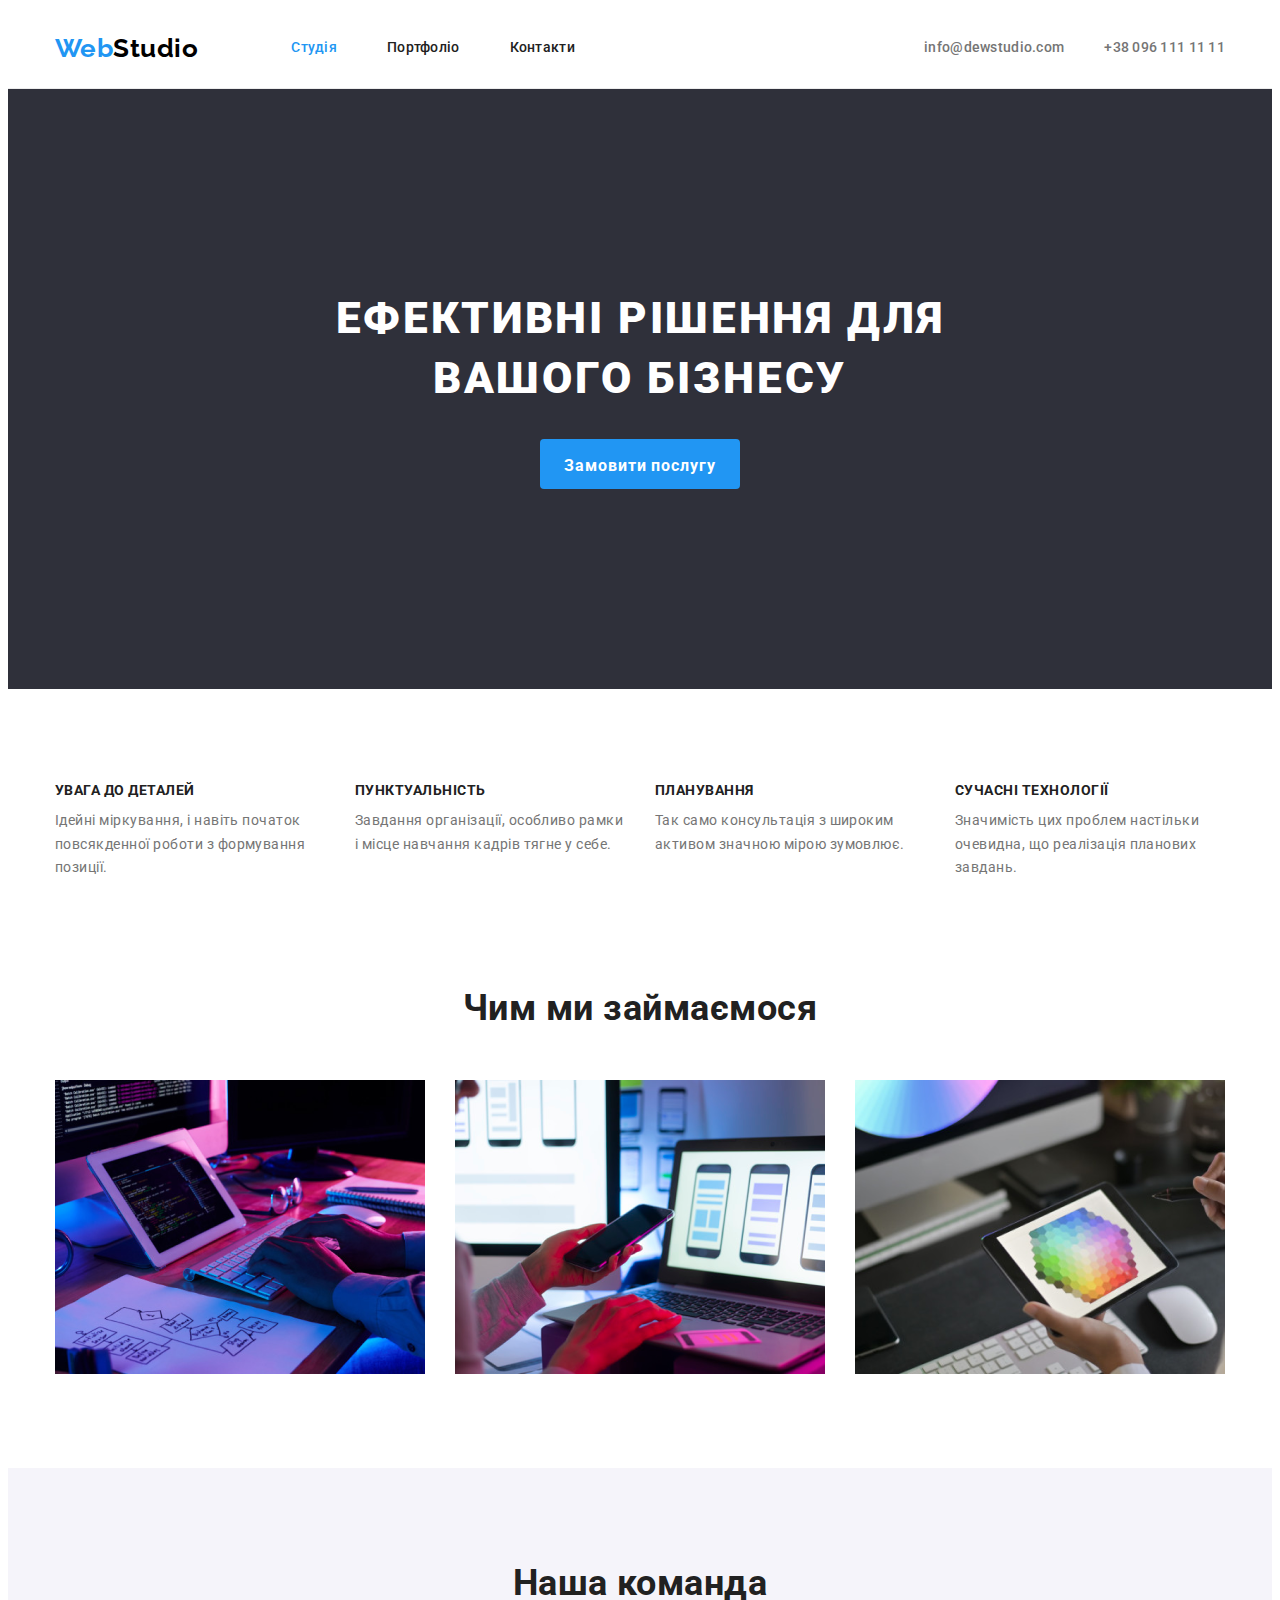
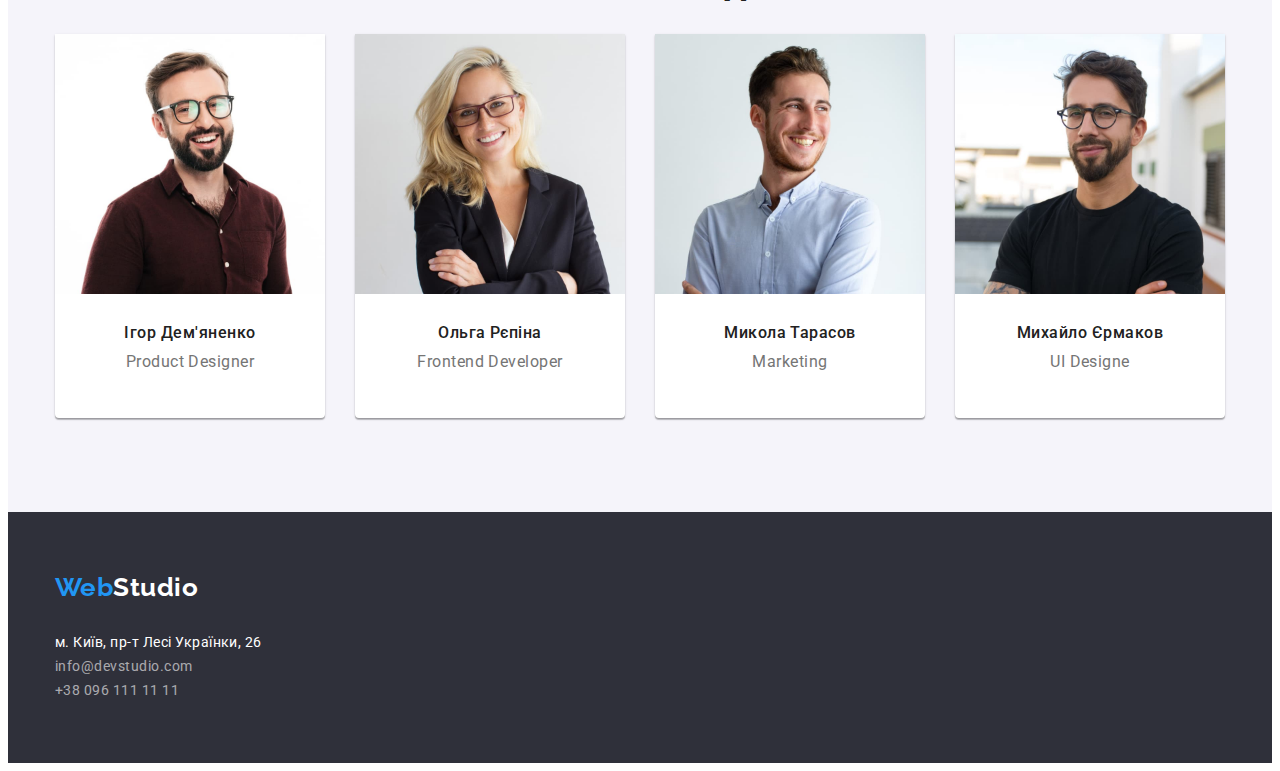
<file: index.html>
<!DOCTYPE html>
<html lang="uk">
  <head>
    <meta charset="UTF-8" />
    <meta http-equiv="X-UA-Compatible" content="IE=edge" />
    <meta name="viewport" content="width=device-width, initial-scale=1.0" />
    <title>WebStudio2.1</title>
    <link rel="preconnect" href="https://fonts.googleapis.com" />
    <link rel="preconnect" href="https://fonts.gstatic.com" crossorigin />
    <link
      href="https://fonts.googleapis.com/css2?family=Raleway:wght@700&family=Roboto:wght@400;500;700;900&display=swap"
      rel="stylesheet"
    />
    <link
      rel="stylesheet"
      href="https://cdnjs.cloudflare.com/ajax/libs/modern-normalize/1.1.0/modern-normalize.min.css"
      integrity="sha512-wpPYUAdjBVSE4KJnH1VR1HeZfpl1ub8YT/NKx4PuQ5NmX2tKuGu6U/JRp5y+Y8XG2tV+wKQpNHVUX03MfMFn9Q=="
      crossorigin="anonymous"
      referrerpolicy="no-referrer"
    />
    <link rel="stylesheet" href="./css/styles.css" />
  </head>
  <body>
    <header class="section page-header">
      <div class="container">
        <nav class="nav-flex">
          <a href="./index.html" class="logo">Web<span class="logo-nav">Studio</span></a>
          <ul class="nav list">
            <li class="item"><a href="./index.html" class="nav-link curent">Студія</a></li>
            <li class="item"><a href="./portfolio.html" class="nav-link">Портфоліо</a></li>
            <li class="item"><a href="#" class="nav-link">Контакти</a></li>
          </ul>
        </nav>
        <ul class="nav list contact">
          <li class="contact-item">
            <a href="mailto:info@dewstudio.com" class="nav-button">info@dewstudio.com</a>
          </li>
          <li class="contact-item">
            <a href="tel:+380961111111" class="nav-button">+38 096 111 11 11</a>
          </li>
        </ul>
      </div>
    </header>
    <main>
      <section class="hero section">
        <div class="container">
          <h1 class="hero-title">Ефективні рішення для <br/> вашого бізнесу</h1>
          <button type="button" class="hero-button">Замовити послугу</button>
        </div>
      </section>
      <section class="benefits section">
        <div class="container benefits">
          <h2 class="visually-hidden">Наші переваги</h2>
          <ul class="benefits list">
            <li class="item">
              <h3 class="benefits-list-title">Увага до деталей</h3>
              <p class="benefits-discription">
                Ідейні міркування, і навіть початок повсякденної роботи з формування позиції.
              </p>
            </li>
            <li class="item">
              <h3 class="benefits-list-title">Пунктуальність</h3>
              <p class="benefits-discription">
                Завдання організації, особливо рамки і місце навчання кадрів тягне у себе.
              </p>
            </li>
            <li class="item">
              <h3 class="benefits-list-title">Планування</h3>
              <p class="benefits-discription">
                Так само консультація з широким активом значною мірою зумовлює.
              </p>
            </li>
            <li class="item">
              <h3 class="benefits-list-title">Сучасні технології</h3>
              <p class="benefits-discription">
                Значимість цих проблем настільки очевидна, що реалізація планових завдань.
              </p>
            </li>
          </ul>
        </div>
      </section>
      <section class="discription section">
        <div class="container">
          <h2 class="discription-title">Чим ми займаємося</h2>
          <ul class="discription list">
            <li>
              <img src="./images/boxone.png" alt="людина верстає код" width="370" />
            </li>
            <li>
              <img
                src="./images/box2.png"
                alt="людина створює додатки для смартфонів"
                width="370"
              />
            </li>
            <li>
              <img
                src="./images/box3.png"
                alt="людина обирає колір з політри на смартфоні"
                width="370"
              />
            </li>
          </ul>
        </div>
      </section>
      <section class="team section">
        <div class="container">
          <h2 class="team-title">Наша команда</h2>
          <ul class="team list">
            <li>
              <div class="cards">
                <img src="./images/igor.jpg" alt="чоловік в окулярах" width="270" />
                <div class="cards-text">
                  <h3 class="team-name">Ігор Дем'яненко</h3>
                  <p class="team-position">Product Designer</p>
                </div>
              </div>
            </li>
            <li>
              <div class="cards">
                <img src="./images/olga.jpg" alt="білява дівчинка в окулярах" width="270" />
                <div class="cards-text">
                  <h3 class="team-name">Ольга Рєпіна</h3>
                  <p class="team-position">Frontend Developer</p>
                </div>
              </div>
            </li>
            <li>
              <div class="cards">
                <img src="./images/mikola.jpg" alt="чоловік в сорочці посміхається" width="270" />
                <div class="cards-text">
                  <h3 class="team-name">Микола Тарасов</h3>
                  <p class="team-position">Marketing</p>
                </div>
              </div>
            </li>
            <li>
              <div class="cards">
                <img
                  src="./images/mihaylo.jpg"
                  alt="чоловік в окулярах та чорній футболці"
                  width="270"
                />
                <div class="cards-text">
                  <h3 class="team-name">Михайло Єрмаков</h3>
                  <p class="team-position">UI Designe</p>
                </div>
              </div>
            </li>
          </ul>
        </div>
      </section>
    </main>
    <footer class="contacts section">
      <div class="container">
        <p class="logo">Web<span class="logo-footer">Studio</span></p>
        <address>
          <ul class="contact list">
            <li>
              <a
                href="https://goo.gl/maps/CPtrU1FHBa2aNyZL9"
                target="_blank"
                rel="noopener noreferrer nofollow"
                class="contact-adress"
                >м. Київ, пр-т Лесі Українки, 26</a
              >
            </li>
            <li><a href="mailto:info@devstudio.com" class="contact-mail">info@devstudio.com</a></li>
            <li><a href="tel:+380961111111" class="contact-tel">+38 096 111 11 11</a></li>
          </ul>
        </address>
      </div>
    </footer>
  </body>
</html>
</file>
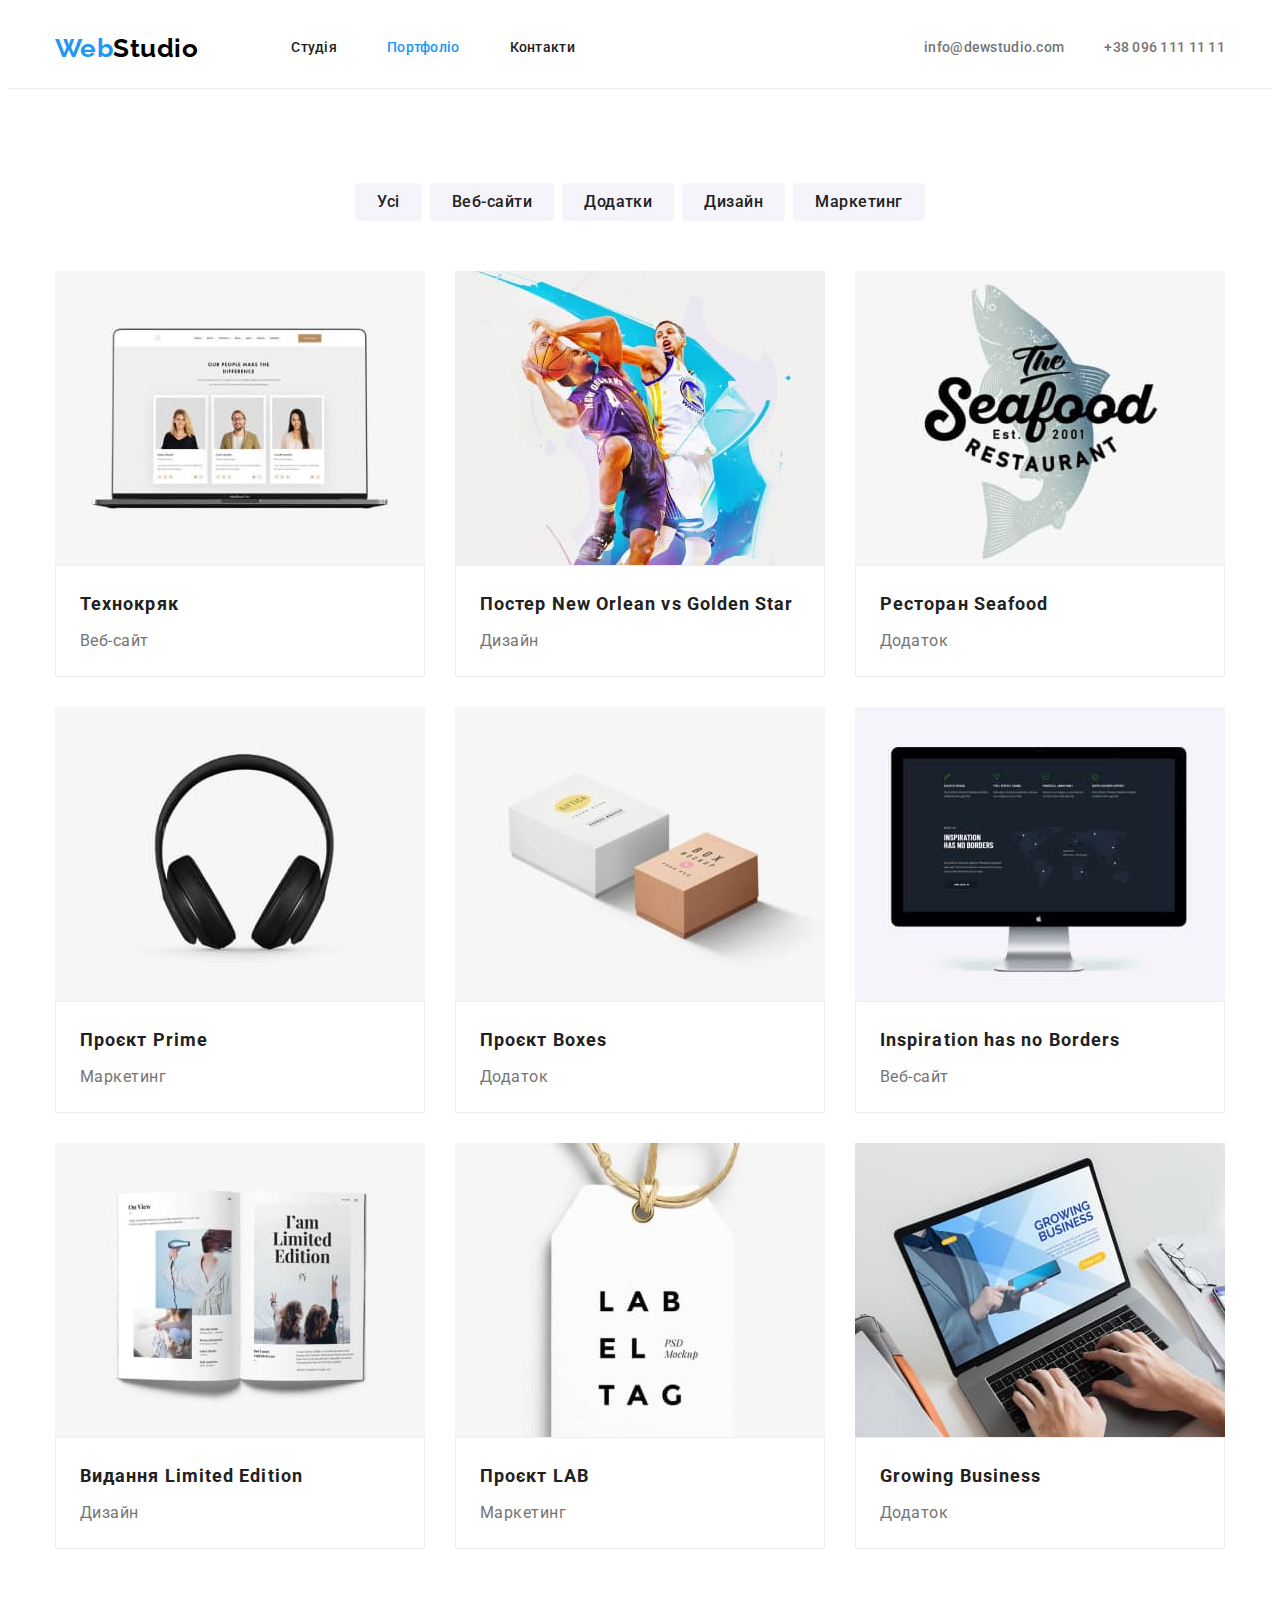
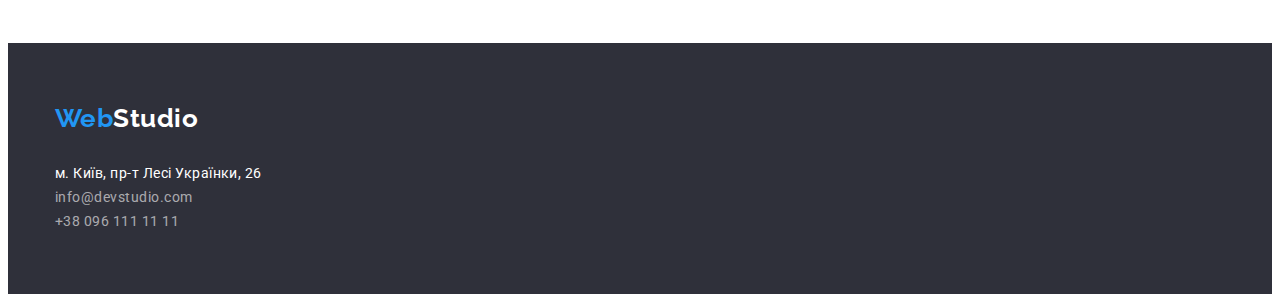
<file: portfolio.html>
<!DOCTYPE html>
<html lang="uk">
  <head>
    <meta charset="UTF-8" />
    <meta http-equiv="X-UA-Compatible" content="IE=edge" />
    <meta name="viewport" content="width=device-width, initial-scale=1.0" />
    <title>WebStudio2.1</title>
    <link rel="preconnect" href="https://fonts.googleapis.com" />
    <link rel="preconnect" href="https://fonts.gstatic.com" crossorigin />
    <link
      href="https://fonts.googleapis.com/css2?family=Raleway:wght@700&family=Roboto:wght@400;500;700;900&display=swap"
      rel="stylesheet"
    />
    <link
      rel="stylesheet"
      href="https://cdnjs.cloudflare.com/ajax/libs/modern-normalize/1.1.0/modern-normalize.min.css"
      integrity="sha512-wpPYUAdjBVSE4KJnH1VR1HeZfpl1ub8YT/NKx4PuQ5NmX2tKuGu6U/JRp5y+Y8XG2tV+wKQpNHVUX03MfMFn9Q=="
      crossorigin="anonymous"
      referrerpolicy="no-referrer"
    />
    <link rel="stylesheet" href="./css/styles.css" />
  </head>
  <body>
    <header class="section page-header">
      <div class="container">
        <nav class="nav-flex">
          <a href="./index.html" class="logo">Web<span class="logo-nav">Studio</span></a>
          <ul class="nav list">
            <li class="item"><a href="./index.html" class="nav-link">Студія</a></li>
            <li class="item"><a href="./portfolio.html" class="nav-link curent">Портфоліо</a></li>
            <li class="item"><a href="#" class="nav-link">Контакти</a></li>
          </ul>
        </nav>
        <ul class="nav list contact">
          <li class="contact-item">
            <a href="mailto:info@dewstudio.com" class="nav-button">info@dewstudio.com</a>
          </li>
          <li class="contact-item">
            <a href="tel:+380961111111" class="nav-button">+38 096 111 11 11</a>
          </li>
        </ul>
      </div>
    </header>
    <main>
      <section class="container portfolio">
        <h1 class="visually-hidden">Портфоліо</h1>
        <ul class="filters list">
          <li class="item"><button type="button" class="filter-button">Усі</button></li>
          <li class="item"><button type="button" class="filter-button">Веб-сайти</button></li>
          <li class="item"><button type="button" class="filter-button">Додатки</button></li>
          <li class="item"><button type="button" class="filter-button">Дизайн</button></li>
          <li class="item"><button type="button" class="filter-button">Маркетинг</button></li>
        </ul>
        <ul class="project list project-flex">
          <li class="item">
          
            <img src="./images/tehnocrack.jpg" alt="команди розробників на ноутбуці" width="370" />
            <div class="project-cards">    <h2 class="projects-title">Технокряк</h2>
            <p class="project-text">Веб-сайт</p></div>
        
          </li>
          <li class="item">
            <img src="./images/basketball.jpg" alt="два баскетболисти у прижку" width="370" />
              <div class="project-cards">   <h2 class="projects-title">Постер New Orlean vs Golden Star</h2>
            <p class="project-text">Дизайн</p></div>
         
          </li>
          <li class="item">
            <img src="./images/seafood.jpg" alt="назва ресторану на фоні риби" width="370" />
              <div class="project-cards">     <h2 class="projects-title">Ресторан Seafood</h2>
            <p class="project-text">Додаток</p></div>
       
          </li>
          <li class="item">
            <img src="./images/prime.jpg" alt="чорні навушники на білому фоні" width="370" />
              <div class="project-cards">     <h2 class="projects-title">Проєкт Prime</h2>
            <p class="project-text">Маркетинг</p></div>
       
          </li>
          <li class="item">
            <img src="./images/boxes.jpg" alt="дві коробки на білому фоні" width="370" />
             <div class="project-cards">  <h2 class="projects-title">Проєкт Boxes</h2>
            <p class="project-text">Додаток</p></div>
          
          </li>
          <li class="item">
            <img src="./images/monitor.jpg" alt="монітор із зображенням мапи світу" width="370" />
             <div class="project-cards">  <h2 class="projects-title">Inspiration has no Borders</h2>
            <p class="project-text">Веб-сайт</p></div>
          
          </li>
          <li class="item">
            <img src="./images/limitededition.jpg" alt="розгорнутий журнал" width="370" />
              <div class="project-cards"> <h2 class="projects-title">Видання Limited Edition</h2>
            <p class="project-text">Дизайн</p></div>
           
          </li>
          <li class="item">
            <img src="./images/lab.jpg" alt="біла бірка на білому фоні" width="370" />
             <div class="project-cards"> <h2 class="projects-title">Проєкт LAB</h2>
            <p class="project-text">Маркетинг</p></div>
           
          </li>
          <li class="item">
            <img src="./images/growingbusiness.jpg" alt="людина працює на ноутбуці" width="370" />
              <div class="project-cards"><h2 class="projects-title">Growing Business</h2>
            <p class="project-text">Додаток</p></div>
            
          </li>
        </ul>
      </section>
    </main>
    <footer class="contacts section">
     <div class="container">
        <p class="logo">Web<span class="logo-footer">Studio</span></p>
        <address>
          <ul class="contact list">
            <li>
              <a
                href="https://goo.gl/maps/CPtrU1FHBa2aNyZL9"
                target="_blank"
                rel="noopener noreferrer nofollow"
                class="contact-adress"
                >м. Київ, пр-т Лесі Українки, 26</a
              >
            </li>
            <li><a href="mailto:info@devstudio.com" class="contact-mail">info@devstudio.com</a></li>
            <li><a href="tel:+380961111111" class="contact-tel">+38 096 111 11 11</a></li>
          </ul>
        </address>
      </div>
    </footer>
  </body>
</html>
</file>
<file: css/styles.css>
/* основной фоновий цвет */
/* основной цвет текста */
/* color: ; */
/* вторичный цвет фона */
/* #2F303A */
/* акцент */
/* #2196F3 */
/* вторичний цвет текста */
/*  */

:root {
    --primary-text-color: #757575;
    --title-text-color: #212121;
    --accent-color: #2196F3;
    --alternative-accent-color: #188CE8;
    --alternative-text-color: #FFFFFF;
    --logo-text-color: #000000;
    --contacts-transparent-text: rgba(255, 255, 255, 0.6);
    --primary-background-color: #FFFFFF;
    --secondary-background-color: #2F303A;
    --alternative-background-color: #F5F4FA;
    }

/* Стили для обнуления верхних отступов у элементов */
h1,
h2,
h3,
h4,
h5,
h6,
p {
    margin-top: 0;
}

/* Класс для обнуления базовых свойств у списков (ul) */
.list {
    list-style: none;
    padding-left: 0px;
    margin: 0px;
}

/* Класс для обнуления базовых свойств у ссылок */
.link {
    text-decoration: none;
    color: inherit;
}

/* Свойства для корректного отображения картинок */
img {
    display: block;
    max-width: 100%;
    height: auto;
}

/* Свойства для обнуления курсива у address */
address {
    font-style: normal;
}

body {
    background-color: var(--primary-background-color);
    color: var(--primary-text-color);
    font-family: Roboto, sans-serif;
    letter-spacing: 0.03em;
}

* {
    box-sizing: border-box;
}
.container {
   width: 1200px; 
   padding-left: 15px;
   padding-right: 15px;
   margin-left: auto;
   margin-right: auto;
}
/* логотип */

.page-header {
border-bottom: 1px solid #ECECEC;
}

.page-header .container{
    display: flex;
    align-items: center;
}

.nav-flex {
    display: flex;
    align-items: center;
}

.logo {
    color: var(--accent-color);
    text-decoration: none;
    font-family: Raleway, sans-serif;
    font-weight: 700;
    font-size: 26px;
    line-height: 1.19;
    
}
.logo-nav {
    color: var(--logo-text-color)}

.nav-flex .logo {
    margin-right: 93px;

}



    /* навигация */

.nav.list,
.nav-button {
    display: flex;

    font-weight: 500;
    font-size: 14px;
    line-height:1.14;
    letter-spacing: 0.02em;
}


.nav-link {
    display: block;
    color: var(--title-text-color);
    text-decoration: none;
    padding: 32px 0px;
    }
.nav-link:hover,
.nav-link:focus {
    color: var(--accent-color);
    }

.nav.list .item + .item {
    margin-left: 50px;
}

.nav.list.contact {
    margin-left: auto;
}
.nav.list .nav-button{
    margin-bottom: 0px;
}

.nav-button {
    display: block;
    padding: 32px 0px;
    color: var(--primary-text-color);
    text-decoration: none;}


.nav-button:hover,
.nav-button:focus {
    color: var(--accent-color);}

    .nav.list .contact-item + .contact-item {
margin-left: 40px;
    }


    .curent {
        color: var(--accent-color);
    }


    /* Герой */

.hero {
    padding-top: 200px;
    padding-bottom: 200px;
    
    background-color: var(--secondary-background-color);
    display: block;
    text-align: center;

}

.hero-title {
    color: var(--alternative-text-color);
    font-weight: 900;
    font-size: 44px;
    line-height: 1.36;
    
    letter-spacing: 0.06em;
    text-transform: uppercase;
    border: transparent; 

    margin-bottom: 30px;
}

.hero-button {
    background-color: var(--accent-color);
    color: var(--alternative-text-color);
    font-family: inherit;
    font-weight: 700;
    font-size: 16px;
    line-height: 1.87;
    letter-spacing: 0.06em;
    text-align: center;
    cursor: pointer;

   
    border-radius: 4px;
    border-color: transparent;
    min-width: 200px;
    height: 50px;
    padding: 10px 20px;
}


.hero-button:hover,
.hero-button:focus {
    background-color: var(--alternative-accent-color);
}


/* Наши преимущества */

.benefits.section {
    padding-top: 94px;
    padding-bottom: 94px;
}


.visually-hidden {
    position: absolute;
    white-space: nowrap;
    width: 1px;
    height: 1px;
    overflow: hidden;
    border: 0;
    padding: 0;
    clip: rect(0 0 0 0);
    clip-path: inset(50%);
    margin: -1px;
}

.benefits.list {
    display: flex;
}

.benefits.list .item {
    display: block;
    width: 270px;
    margin-right: 30px;
}

.benefits.list .item:last-child {
    margin-right: 0px;
}
.benefits-list-title {
    color: var(--title-text-color);
    font-weight: 700;
    font-size: 14px;
    line-height: 1.14;
    text-transform: uppercase;
    margin-bottom: 10px;
}


.benefits-discription {
    font-size: 14px;
    line-height: 1.71;
}


/* Чем мы занимаемся */

.discription.section {
    padding-bottom: 94px;
}

.discription-title {
    color: var(--title-text-color);
    font-weight: 700;
    font-size: 36px;
    line-height: 1.16;
    text-align: center;

    margin-bottom: 50px;
}

.discription.list {
    display: flex;
    justify-content: space-between;
}

/* Наша команда */
.team.section {
    padding: 94px 0px;
}
.team.team.section {
    background-color: var(--alternative-background-color);
}

.team.list {
    display: flex;
    justify-content: space-between;
}

.cards {
    background: #FFFFFF;
        /* material shadow v1 */
    
        box-shadow: 0px 1px 3px rgba(0, 0, 0, 0.12), 0px 1px 1px rgba(0, 0, 0, 0.14), 0px 2px 1px rgba(0, 0, 0, 0.2);
        border-radius: 0px 0px 4px 4px;
}

.cards-text {
    padding-top: 30px;
    padding-bottom: 30px;
}

.team-title {
    color: var(--title-text-color);
    font-weight: 700;
    font-size: 36px;
    line-height: 1,16;
    text-align: center;
}

.team-name {      
    color: var(--title-text-color);
    font-weight: 500;
    font-size: 16px;
    line-height: 1.18;
    text-align: center;
    margin-bottom: 10px;
}

.team-position {

    font-weight: 400;
    font-size: 16px;
    line-height: 1.18;
    text-align: center;
}

/* Футер */

.contacts.section {
    background-color: var(--secondary-background-color);
    padding: 60px 0px;
}

.contacts.section p {
    margin-bottom: 28px;
}
.logo-footer {
    color: var(--alternative-text-color);
}

.contact.list a {
    margin-bottom: 12px;
}

.contact-adress {
    color: var(--alternative-text-color);
    text-decoration: none;
    font-style: normal;
    font-size: 14px;
    line-height: 1.71;
}

.contact-mail,
.contact-tel {
    color: var(--contacts-transparent-text);
    text-decoration: none;
    font-style: normal;
    font-size: 14px;
    line-height: 1.71;
}

.contact-adress:hover,
.contact-adress:focus,
.contact-mail:hover,
.contact-mail:focus,
.contact-tel:hover,
.contact-tel:focus {
    color: var(--accent-color);
}

/* Портфоліо */

/* Фільтри */

.container.portfolio {
    padding-top: 94px;
    padding-bottom: 94px;
}

.filters.list {
    display: flex;
    justify-content: center;
    margin-bottom: 50px;
}
.filters.list .item {
    margin-right: 8px;


}
.filters.list .item:last-child {
margin-right: 0px;
}

.filter-button {
    padding: 6px 22px;
    
    background-color: var(--alternative-background-color);
    color: var(--title-text-color);
    font-family: inherit;
    font-weight: 500;
    font-size: 16px;
    line-height: 1.62;
    text-align: center;
    letter-spacing: 0.03em;
    border-radius: 4px;
    border: transparent;
    cursor:pointer;
    }


.filter-button:hover,
.filter-button:focus {
    background-color: var(--accent-color);
    color: var(--alternative-text-color);
}

/* Проекты */

.project-flex {
    display: flex;
    flex-wrap: wrap;
}

.project.list .item {
    display: block;
    margin-right: 30px;
    margin-bottom: 30px;
    width: 370px;
}
 .project.list .item:nth-child(3n) {
    margin-right: 0px;
 }

.project.list .item:nth-last-child(-n + 3) {
    margin-bottom: 0px;
}

.project-cards {
    padding: 20px 24px;
    border: 1px solid #EEEEEE;
}

.projects-title {
    margin-bottom: 4px;
    
    color:  var(--title-text-color);
    font-weight: 700;
    font-size: 18px;
    line-height: 2;    
    letter-spacing: 0.06em;

}

.project-text {
    margin-bottom: 0px;
    font-size: 16px;
    line-height: 1.88;
    
}
</file>
